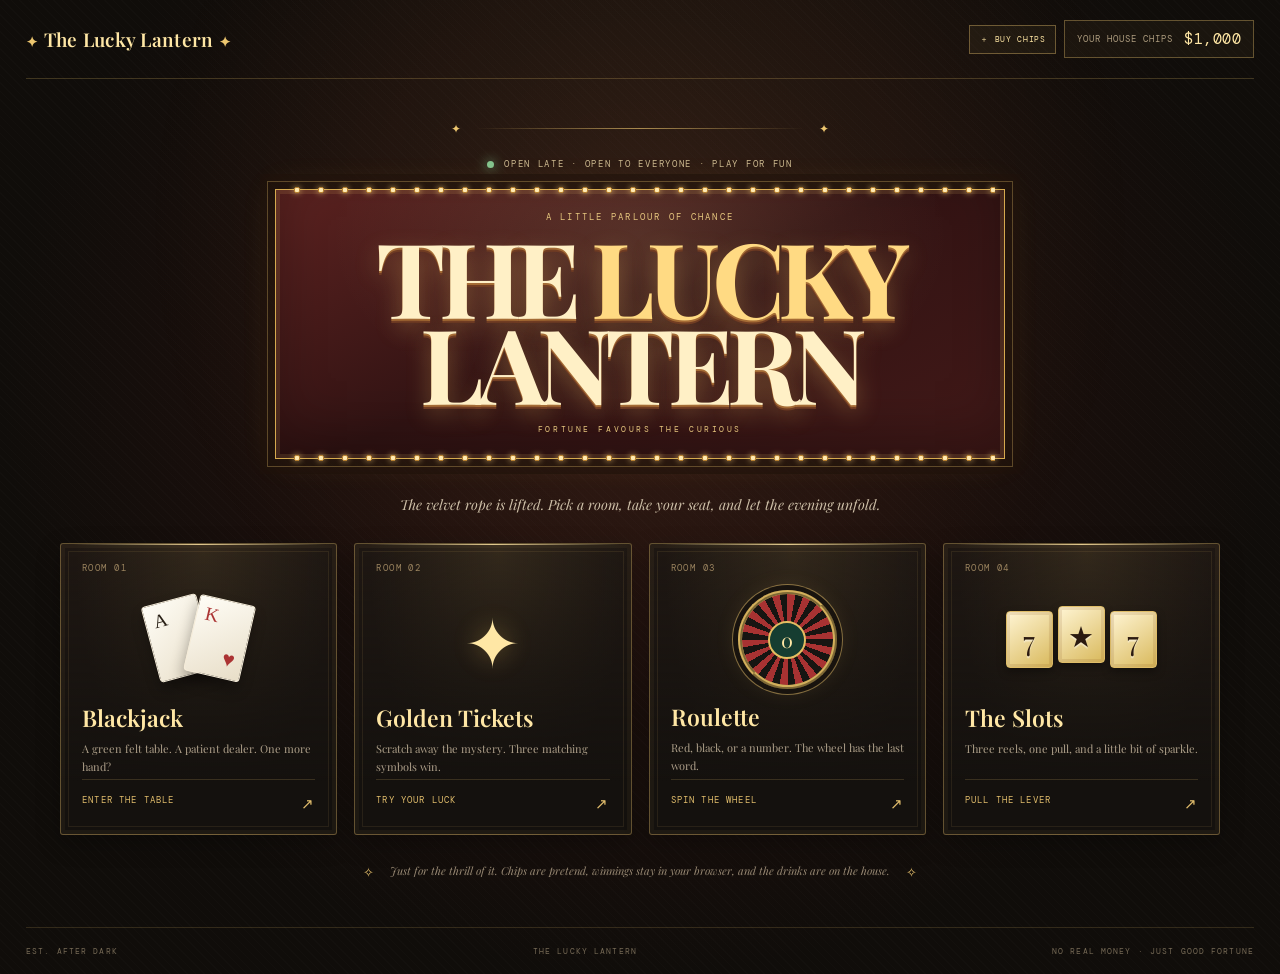
<file: index.html>
<!doctype html>
<html lang="en">
<head>
  <meta charset="utf-8">
  <meta name="viewport" content="width=device-width, initial-scale=1">
  <meta name="theme-color" content="#100d0a">
  <meta name="description" content="Step through the doors of The Lucky Lantern, a free-to-play old-school casino.">
  <title>The Lucky Lantern — Step Inside</title>
  <link rel="stylesheet" href="casino.css">
</head>
<body class="lobby-page">
  <div class="lobby-lights" aria-hidden="true"></div>
  <header class="lobby-header">
    <a class="wordmark" href="index.html"><span class="wordmark-star">✦</span> The Lucky Lantern <span class="wordmark-star">✦</span></a>
    <div class="wallet-actions"><a class="buy-chips-link" href="buy-chips.html">＋ Buy chips</a><div class="balance-plaque"><span class="plaque-label">Your house chips</span><strong class="balance" id="balance">$1,000</strong></div></div>
  </header>

  <main class="entrance">
    <div class="entrance-ornament" aria-hidden="true"><span>✦</span><i></i><span>✦</span></div>
    <p class="entrance-kicker"><span class="live-dot"></span> Open late · open to everyone · play for fun</p>
    <div class="grand-sign">
      <span class="sign-small">A little parlour of chance</span>
      <h1>THE <em>LUCKY</em><br>LANTERN</h1>
      <span class="sign-slogan">Fortune favours the curious</span>
    </div>
    <p class="entrance-invitation">The velvet rope is lifted. Pick a room, take your seat, and let the evening unfold.</p>

    <nav class="game-doors" aria-label="Choose your game">
      <a class="door door-cards" href="blackjack.html">
        <span class="door-number">ROOM 01</span>
        <span class="door-icon" aria-hidden="true"><span class="door-card card-one">A<span>♠</span></span><span class="door-card card-two">K<span>♥</span></span></span>
        <span class="door-title">Blackjack</span>
        <span class="door-description">A green felt table. A patient dealer. One more hand?</span>
        <span class="door-enter">ENTER THE TABLE <b>↗</b></span>
      </a>
      <a class="door door-scratch" href="scratchoffs.html">
        <span class="door-number">ROOM 02</span>
        <span class="door-icon scratch-icon" aria-hidden="true">✦</span>
        <span class="door-title">Golden Tickets</span>
        <span class="door-description">Scratch away the mystery. Three matching symbols win.</span>
        <span class="door-enter">TRY YOUR LUCK <b>↗</b></span>
      </a>
      <a class="door door-roulette" href="roulette.html">
        <span class="door-number">ROOM 03</span>
        <span class="door-icon wheel-icon" aria-hidden="true"><span>0</span></span>
        <span class="door-title">Roulette</span>
        <span class="door-description">Red, black, or a number. The wheel has the last word.</span>
        <span class="door-enter">SPIN THE WHEEL <b>↗</b></span>
      </a>
      <a class="door door-slots" href="slots.html">
        <span class="door-number">ROOM 04</span>
        <span class="door-icon slot-icon" aria-hidden="true"><span>7</span><span>★</span><span>7</span></span>
        <span class="door-title">The Slots</span>
        <span class="door-description">Three reels, one pull, and a little bit of sparkle.</span>
        <span class="door-enter">PULL THE LEVER <b>↗</b></span>
      </a>
    </nav>

    <div class="house-rules"><span>✧</span><p>Just for the thrill of it. Chips are pretend, winnings stay in your browser, and the drinks are on the house.</p><span>✧</span></div>
  </main>
  <footer class="lobby-footer"><span>EST. AFTER DARK</span><span>THE LUCKY LANTERN</span><span>NO REAL MONEY · JUST GOOD FORTUNE</span></footer>
  <script src="casino.js"></script>
</body>
</html>
</file>
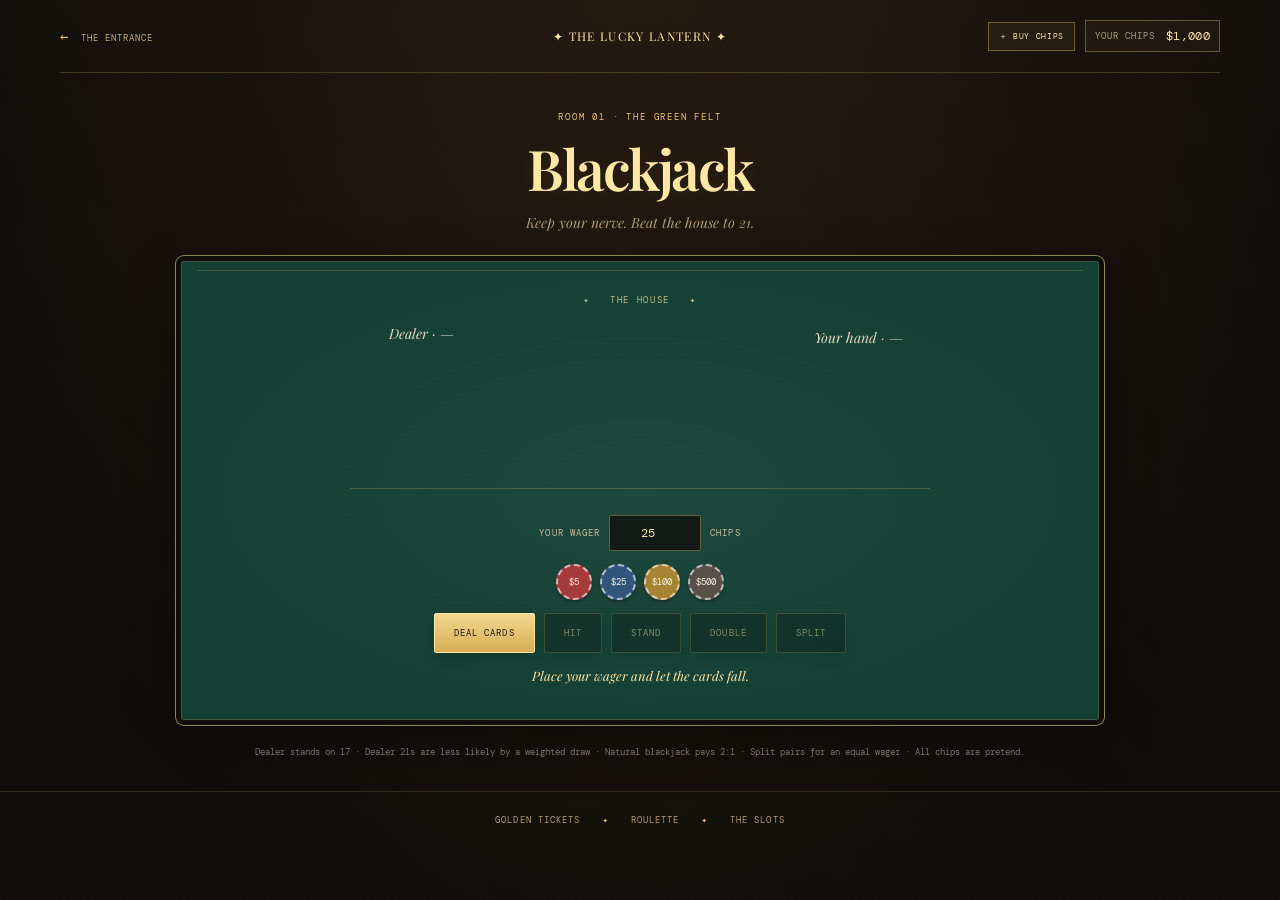
<file: blackjack.html>
<!doctype html>
<html lang="en">
<head>
  <meta charset="utf-8">
  <meta name="viewport" content="width=device-width, initial-scale=1">
  <meta name="theme-color" content="#100d0a">
  <meta name="description" content="Play a hand of free blackjack at The Lucky Lantern.">
  <title>Blackjack — The Lucky Lantern</title>
  <link rel="stylesheet" href="casino.css">
</head>
<body class="game-page blackjack-page">
  <header class="game-topbar">
    <a class="back-link" href="index.html"><span aria-hidden="true">←</span> THE ENTRANCE</a>
    <a class="game-wordmark" href="index.html">✦ THE LUCKY LANTERN ✦</a>
    <div class="wallet-actions"><a class="buy-chips-link" href="buy-chips.html">＋ Buy chips</a><div class="balance-plaque"><span class="plaque-label">Your chips</span><strong class="balance" id="balance">$1,000</strong></div></div>
  </header>
  <main class="game-main">
    <div class="room-heading">
      <p class="section-kicker">ROOM 01 · THE GREEN FELT</p>
      <h1>Blackjack</h1>
      <p>Keep your nerve. Beat the house to 21.</p>
    </div>
    <section class="table">
      <p class="seat-label">✦ &nbsp; THE HOUSE &nbsp; ✦</p>
      <div class="hands">
        <div class="hand">
          <p class="hand-title">Dealer <span id="dealer-total"></span></p>
          <div class="cards" id="dealer-cards" aria-label="Dealer's cards"></div>
          <p class="hand-total" id="dealer-status" aria-live="polite"></p>
        </div>
        <div class="player-hands" id="player-hands" aria-live="polite">
          <div class="hand">
            <p class="hand-title">Your hand <span>· —</span></p>
            <div class="cards" aria-label="Your cards"></div>
            <p class="hand-total"></p>
          </div>
        </div>
      </div>
      <div class="table-divider"></div>
      <div class="table-controls">
        <div class="wager-row">
          <label class="control-label" for="blackjack-wager">Your wager</label>
          <input class="wager-input" id="blackjack-wager" type="number" min="1" step="1" value="25" inputmode="numeric">
          <span class="control-label">chips</span>
        </div>
        <div class="chip-row" aria-label="Add chips to your wager">
          <button class="chip" type="button" data-add="5" aria-label="Add 5 chips">$5</button>
          <button class="chip" type="button" data-add="25" aria-label="Add 25 chips">$25</button>
          <button class="chip" type="button" data-add="100" aria-label="Add 100 chips">$100</button>
          <button class="chip" type="button" data-add="500" aria-label="Add 500 chips">$500</button>
        </div>
        <div class="button-row">
          <button class="btn" id="deal-button" type="button">Deal cards</button>
          <button class="btn btn-secondary" id="hit-button" type="button" disabled>Hit</button>
          <button class="btn btn-secondary" id="stand-button" type="button" disabled>Stand</button>
          <button class="btn btn-secondary" id="double-button" type="button" disabled>Double</button>
          <button class="btn btn-secondary" id="split-button" type="button" disabled>Split</button>
        </div>
        <p class="game-message" id="blackjack-message" aria-live="polite">Place your wager and let the cards fall.</p>
      </div>
    </section>
    <p class="fine-print">Dealer stands on 17 · Dealer 21s are less likely by a weighted draw · Natural blackjack pays 2:1 · Split pairs for an equal wager · All chips are pretend.</p>
  </main>
  <footer class="game-footer"><a href="scratchoffs.html">Golden Tickets</a><span>✦</span><a href="roulette.html">Roulette</a><span>✦</span><a href="slots.html">The Slots</a></footer>
  <div class="toast" id="toast" role="status" aria-live="polite"></div>
  <script src="casino.js"></script>
  <script src="blackjack.js"></script>
</body>
</html>
</file>
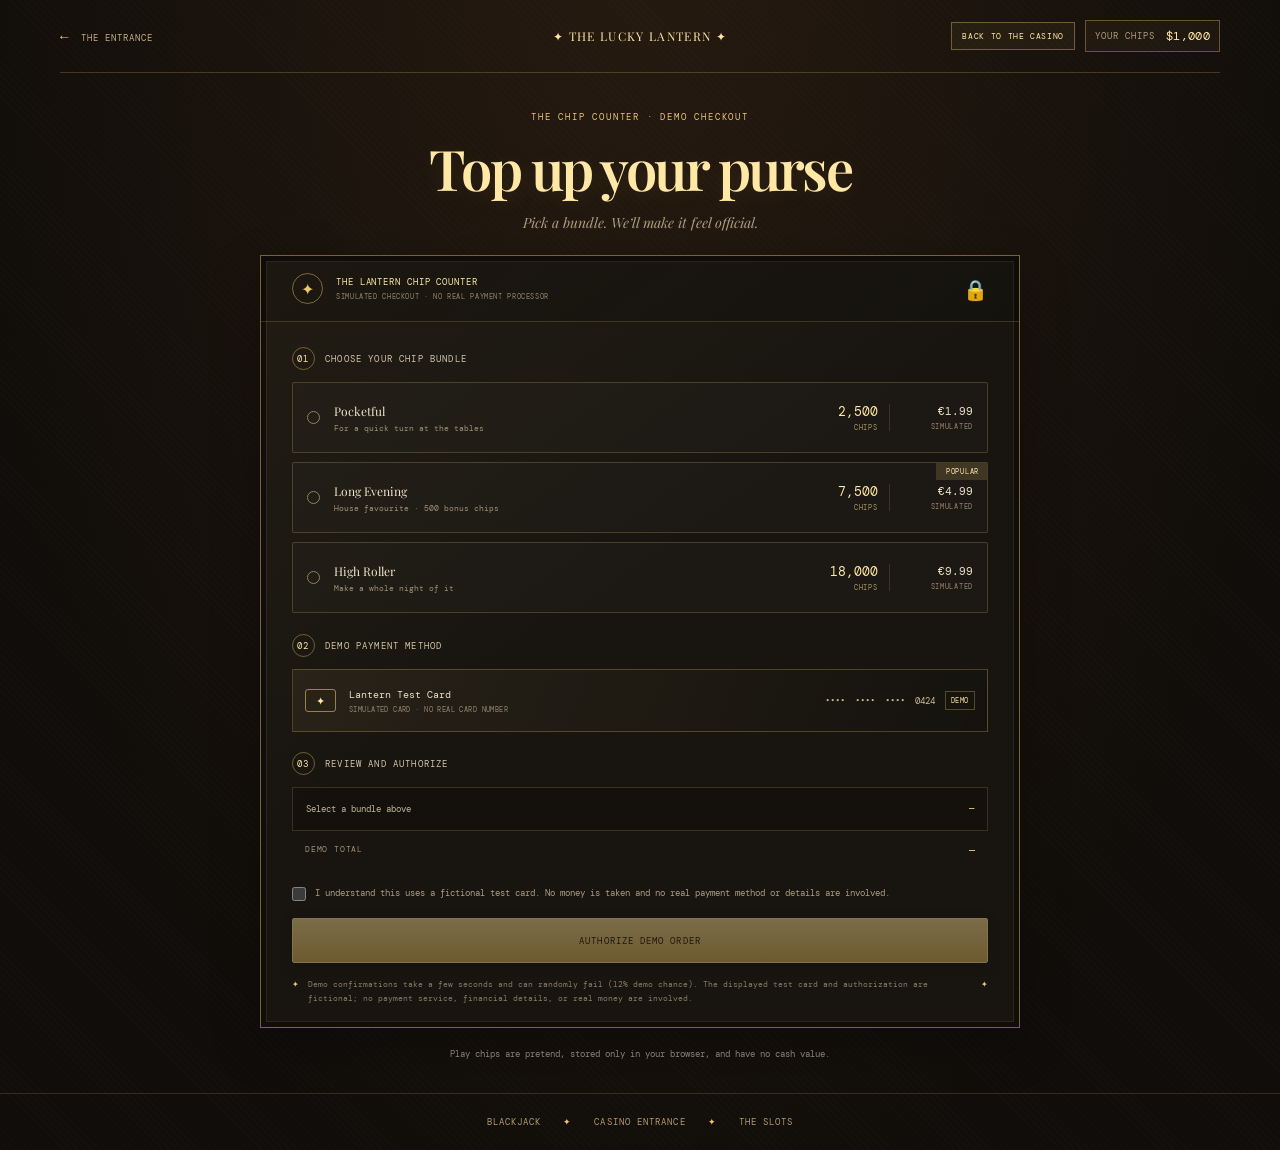
<file: buy-chips.html>
<!doctype html>
<html lang="en">
<head>
  <meta charset="utf-8">
  <meta name="viewport" content="width=device-width, initial-scale=1">
  <meta name="theme-color" content="#100d0a">
  <meta name="description" content="Top up your Lucky Lantern play chips with a simulated purchase. No real payment.">
  <title>Chip Counter — The Lucky Lantern</title>
  <link rel="stylesheet" href="casino.css">
</head>
<body class="game-page checkout-page">
  <header class="game-topbar">
    <a class="back-link" href="index.html"><span aria-hidden="true">←</span> THE ENTRANCE</a>
    <a class="game-wordmark" href="index.html">✦ THE LUCKY LANTERN ✦</a>
    <div class="wallet-actions">
      <a class="buy-chips-link" href="index.html">Back to the casino</a>
      <div class="balance-plaque"><span class="plaque-label">Your chips</span><strong class="balance" id="balance">$1,000</strong></div>
    </div>
  </header>
  <main class="game-main checkout-main">
    <div class="room-heading">
      <p class="section-kicker">THE CHIP COUNTER · DEMO CHECKOUT</p>
      <h1>Top up your purse</h1>
      <p>Pick a bundle. We’ll make it feel official.</p>
    </div>
    <section class="checkout-card" id="checkout-card">
      <div class="checkout-security">
        <span class="security-seal" aria-hidden="true">✦</span>
        <span><strong>THE LANTERN CHIP COUNTER</strong><small>SIMULATED CHECKOUT · NO REAL PAYMENT PROCESSOR</small></span>
        <span class="lock-mark" aria-hidden="true">🔒</span>
      </div>

      <div class="checkout-content" id="checkout-content">
        <div class="checkout-step"><span>01</span> CHOOSE YOUR CHIP BUNDLE</div>
        <div class="bundle-list" role="group" aria-label="Choose a simulated chip bundle">
          <button class="bundle" type="button" data-bundle="pocket" aria-pressed="false">
            <span class="bundle-radio" aria-hidden="true"></span>
            <span class="bundle-copy"><strong>Pocketful</strong><small>For a quick turn at the tables</small></span>
            <span class="bundle-amount">2,500 <small>CHIPS</small></span>
            <span class="bundle-price">€1.99 <small>SIMULATED</small></span>
          </button>
          <button class="bundle featured" type="button" data-bundle="evening" aria-pressed="false">
            <span class="bundle-radio" aria-hidden="true"></span>
            <span class="bundle-copy"><strong>Long Evening</strong><small>House favourite · 500 bonus chips</small></span>
            <span class="bundle-amount">7,500 <small>CHIPS</small></span>
            <span class="bundle-price">€4.99 <small>SIMULATED</small></span>
            <span class="bundle-ribbon">POPULAR</span>
          </button>
          <button class="bundle" type="button" data-bundle="highroller" aria-pressed="false">
            <span class="bundle-radio" aria-hidden="true"></span>
            <span class="bundle-copy"><strong>High Roller</strong><small>Make a whole night of it</small></span>
            <span class="bundle-amount">18,000 <small>CHIPS</small></span>
            <span class="bundle-price">€9.99 <small>SIMULATED</small></span>
          </button>
        </div>

        <div class="checkout-step"><span>02</span> DEMO PAYMENT METHOD</div>
        <div class="demo-payment-method">
          <span class="demo-card-icon" aria-hidden="true">✦</span>
          <span class="demo-card-copy"><strong>Lantern Test Card</strong><small>SIMULATED CARD · NO REAL CARD NUMBER</small></span>
          <span class="demo-card-number">•••• &nbsp;•••• &nbsp;•••• &nbsp;0424</span>
          <span class="demo-card-tag">DEMO</span>
        </div>

        <div class="checkout-step"><span>03</span> REVIEW AND AUTHORIZE</div>
        <div class="order-summary" id="order-summary">
          <span>Select a bundle above</span><strong>—</strong>
        </div>
        <div class="checkout-total" id="checkout-total"><span>DEMO TOTAL</span><strong>—</strong></div>
        <label class="demo-consent"><input id="demo-consent" type="checkbox"> <span>I understand this uses a fictional test card. No money is taken and no real payment method or details are involved.</span></label>
        <button class="btn place-order" id="place-order" type="button" disabled>Authorize demo order</button>
        <p class="checkout-disclosure"><span>✦</span> Demo confirmations take a few seconds and can randomly fail (12% demo chance). The displayed test card and authorization are fictional; no payment service, financial details, or real money are involved. <span>✦</span></p>
      </div>

      <section class="purchase-result" id="purchase-result" aria-live="polite" hidden>
        <div class="success-seal" aria-hidden="true">✓</div>
        <p class="section-kicker">ORDER APPROVED · DEMO ONLY</p>
        <h2>Chips, delivered.</h2>
        <p id="purchase-confirmation"></p>
        <div class="receipt">
          <span>DEMO ORDER <strong id="order-number"></strong></span>
          <span>BUNDLE <strong id="receipt-bundle"></strong></span>
          <span>SIMULATED TOTAL <strong id="receipt-total"></strong></span>
          <span>AUTHORIZATION <strong id="authorization-code"></strong></span>
          <span>CONFIRMED <strong id="confirmation-time"></strong></span>
          <span>PAYMENT <strong>TEST CARD · NO CHARGE</strong></span>
          <span>NEW CHIP BALANCE <strong id="receipt-balance"></strong></span>
        </div>
        <a class="btn return-to-casino" href="index.html">Return to the casino</a>
      </section>

      <section class="purchase-failure" id="purchase-failure" aria-live="polite" hidden>
        <div class="failure-seal" aria-hidden="true">!</div>
        <p class="section-kicker">DEMO ORDER NOT COMPLETED</p>
        <h2>A little hiccup.</h2>
        <p id="failure-message"></p>
        <div class="receipt">
          <span>ATTEMPT <strong id="attempt-number"></strong></span>
          <span>BUNDLE <strong id="failed-bundle"></strong></span>
          <span>DEMO TOTAL <strong id="failed-total"></strong></span>
          <span>TIME <strong id="attempt-time"></strong></span>
          <span>AUTHORIZATION <strong>DECLINED · SIMULATED</strong></span>
          <span>PAYMENT <strong>TEST CARD · NO CHARGE</strong></span>
          <span>CHIP BALANCE <strong id="failure-balance"></strong></span>
        </div>
        <button class="btn retry-purchase" id="retry-purchase" type="button">Try the demo again</button>
        <button class="btn btn-secondary return-to-order" id="return-to-order" type="button">Choose a different bundle</button>
      </section>

      <div class="checkout-processing" id="checkout-processing" aria-live="polite" hidden>
        <span class="processing-spinner" aria-hidden="true"></span>
        <p class="section-kicker">DEMO CLEARING HOUSE</p>
        <h2 id="processing-title">Reviewing your order…</h2>
        <p id="processing-description">Please keep this window open while the demo transaction runs.</p>
        <ol class="processing-steps" aria-label="Simulated transaction progress">
          <li id="processing-step-order" class="current"><span>01</span><span>Order details checked</span><b>…</b></li>
          <li id="processing-step-auth"><span>02</span><span>Demo authorization requested</span><b>Waiting</b></li>
          <li id="processing-step-ledger"><span>03</span><span>House ledger updated</span><b>Waiting</b></li>
        </ol>
      </div>
    </section>
    <p class="fine-print">Play chips are pretend, stored only in your browser, and have no cash value.</p>
  </main>
  <footer class="game-footer"><a href="blackjack.html">Blackjack</a><span>✦</span><a href="index.html">Casino entrance</a><span>✦</span><a href="slots.html">The Slots</a></footer>
  <div class="toast" id="toast" role="status" aria-live="polite"></div>
  <script src="casino.js"></script>
  <script src="buy-chips.js"></script>
</body>
</html>
</file>
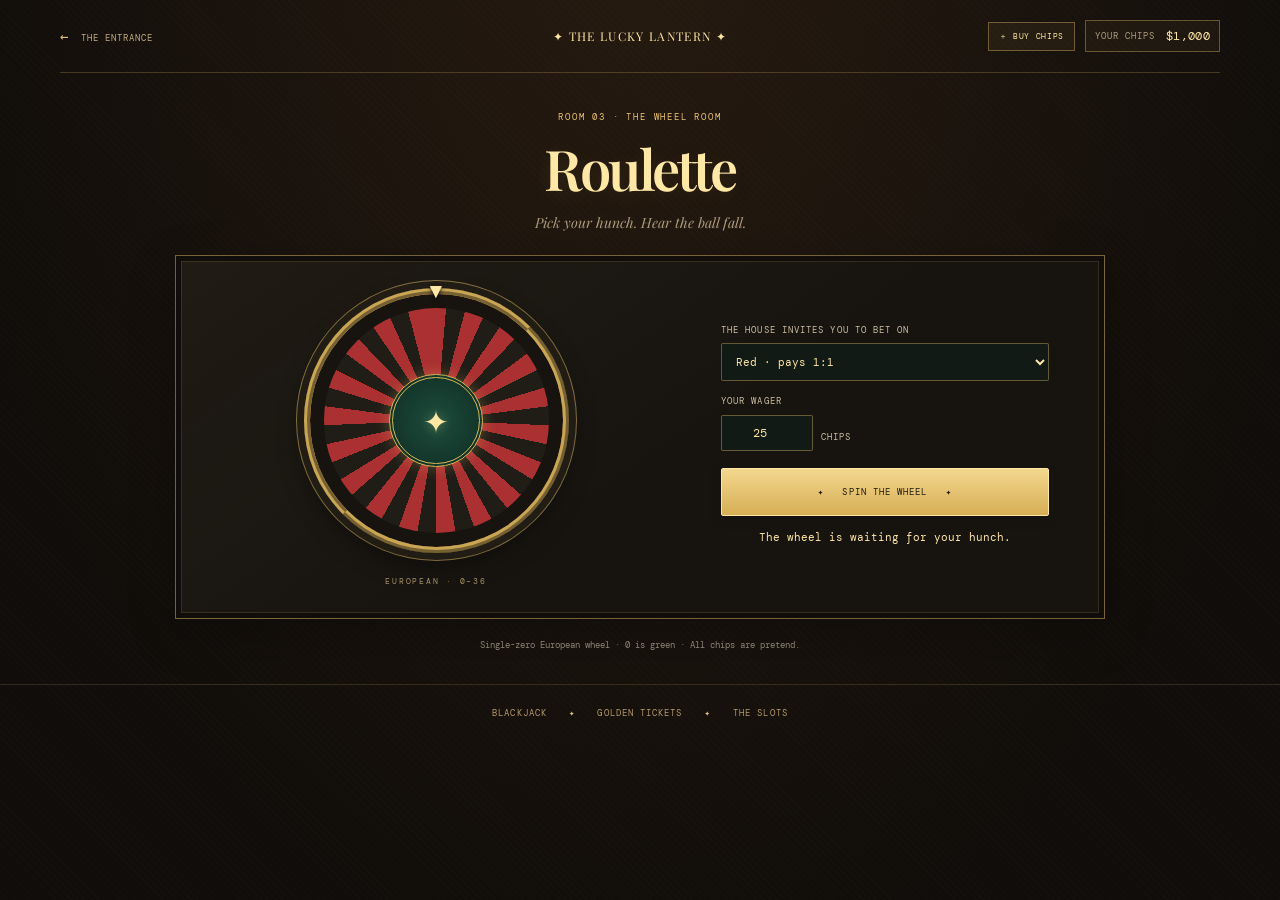
<file: roulette.html>
<!doctype html>
<html lang="en">
<head>
  <meta charset="utf-8">
  <meta name="viewport" content="width=device-width, initial-scale=1">
  <meta name="theme-color" content="#100d0a">
  <meta name="description" content="Take a spin on the free-play roulette wheel at The Lucky Lantern.">
  <title>Roulette — The Lucky Lantern</title>
  <link rel="stylesheet" href="casino.css">
</head>
<body class="game-page roulette-page">
  <header class="game-topbar">
    <a class="back-link" href="index.html"><span aria-hidden="true">←</span> THE ENTRANCE</a>
    <a class="game-wordmark" href="index.html">✦ THE LUCKY LANTERN ✦</a>
    <div class="wallet-actions"><a class="buy-chips-link" href="buy-chips.html">＋ Buy chips</a><div class="balance-plaque"><span class="plaque-label">Your chips</span><strong class="balance" id="balance">$1,000</strong></div></div>
  </header>
  <main class="game-main">
    <div class="room-heading">
      <p class="section-kicker">ROOM 03 · THE WHEEL ROOM</p>
      <h1>Roulette</h1>
      <p>Pick your hunch. Hear the ball fall.</p>
    </div>
    <section class="roulette-room">
      <div class="roulette-wheel-wrap">
        <div class="wheel-pointer" aria-hidden="true">▼</div>
        <div class="wheel" id="roulette-wheel" aria-label="Roulette wheel">
          <div class="wheel-ring"><span id="wheel-number">✦</span></div>
        </div>
        <div class="wheel-caption">EUROPEAN · 0–36</div>
      </div>
      <div class="roulette-controls">
        <label class="select-label" for="roulette-bet">The house invites you to bet on</label>
        <select id="roulette-bet">
          <option value="red">Red · pays 1:1</option>
          <option value="black">Black · pays 1:1</option>
          <option value="even">Even · pays 1:1</option>
          <option value="odd">Odd · pays 1:1</option>
          <option value="number">A single number · pays 35:1</option>
        </select>
        <label class="select-label number-label" for="roulette-number" id="number-label" hidden>Your lucky number</label>
        <input class="wager-input number-input" id="roulette-number" type="number" min="0" max="36" value="17" aria-label="Your roulette number" hidden>
        <div class="roulette-wager">
          <label class="select-label" for="roulette-wager">Your wager</label>
          <input class="wager-input" id="roulette-wager" type="number" min="1" step="1" value="25" inputmode="numeric" aria-label="Roulette wager">
          <span class="control-label">chips</span>
        </div>
        <button class="btn spin-button" id="spin-button" type="button">✦ &nbsp; Spin the wheel &nbsp; ✦</button>
        <p class="roulette-message" id="roulette-message" aria-live="polite">The wheel is waiting for your hunch.</p>
      </div>
    </section>
    <p class="fine-print">Single-zero European wheel · 0 is green · All chips are pretend.</p>
  </main>
  <footer class="game-footer"><a href="blackjack.html">Blackjack</a><span>✦</span><a href="scratchoffs.html">Golden Tickets</a><span>✦</span><a href="slots.html">The Slots</a></footer>
  <div class="toast" id="toast" role="status" aria-live="polite"></div>
  <script src="casino.js"></script>
  <script src="roulette.js"></script>
</body>
</html>
</file>
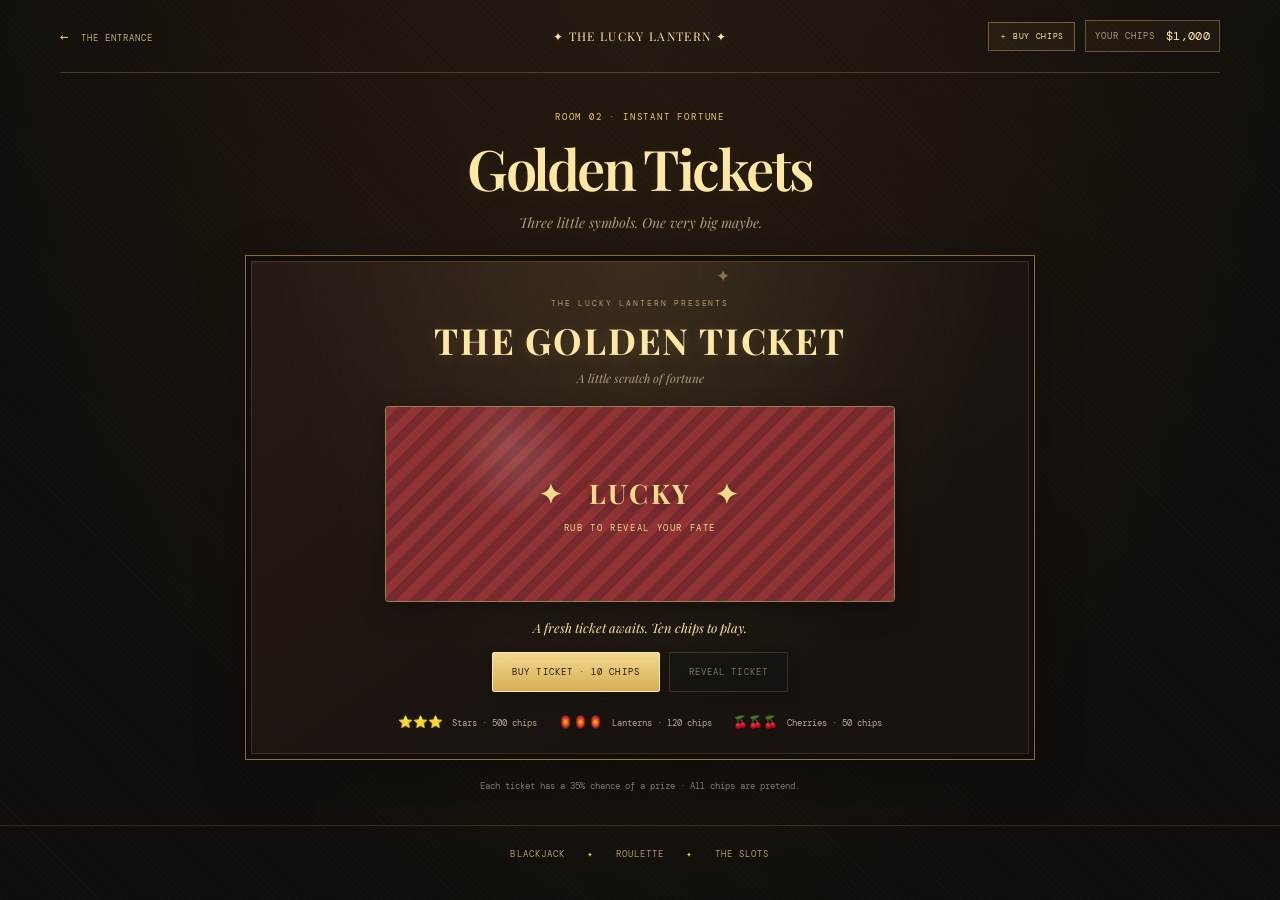
<file: scratchoffs.html>
<!doctype html>
<html lang="en">
<head>
  <meta charset="utf-8">
  <meta name="viewport" content="width=device-width, initial-scale=1">
  <meta name="theme-color" content="#100d0a">
  <meta name="description" content="Try a free-play Golden Ticket scratch-off at The Lucky Lantern.">
  <title>Golden Tickets — The Lucky Lantern</title>
  <link rel="stylesheet" href="casino.css">
</head>
<body class="game-page scratch-page">
  <header class="game-topbar">
    <a class="back-link" href="index.html"><span aria-hidden="true">←</span> THE ENTRANCE</a>
    <a class="game-wordmark" href="index.html">✦ THE LUCKY LANTERN ✦</a>
    <div class="wallet-actions"><a class="buy-chips-link" href="buy-chips.html">＋ Buy chips</a><div class="balance-plaque"><span class="plaque-label">Your chips</span><strong class="balance" id="balance">$1,000</strong></div></div>
  </header>
  <main class="game-main scratch-main">
    <div class="room-heading">
      <p class="section-kicker">ROOM 02 · INSTANT FORTUNE</p>
      <h1>Golden Tickets</h1>
      <p>Three little symbols. One very big maybe.</p>
    </div>
    <section class="scratch-booth">
      <div class="ticket-spotlight" aria-hidden="true"><span>✦</span><span>✦</span></div>
      <p class="ticket-caption">THE LUCKY LANTERN PRESENTS</p>
      <h2>THE GOLDEN TICKET</h2>
      <p class="ticket-subcaption">A little scratch of fortune</p>
      <div class="scratch-ticket" id="scratch-ticket">
        <div class="ticket-result" id="ticket-result"></div>
        <div class="ticket-placeholder" id="ticket-placeholder"><strong>✦ &nbsp; LUCKY &nbsp; ✦</strong><span>RUB TO REVEAL YOUR FATE</span></div>
        <canvas id="scratch-canvas" aria-label="Scratch this ticket to reveal your symbols"></canvas>
      </div>
      <p class="game-message" id="scratch-message" aria-live="polite">A fresh ticket awaits. Ten chips to play.</p>
      <div class="button-row">
        <button class="btn" id="buy-ticket" type="button">Buy ticket · 10 chips</button>
        <button class="btn btn-secondary" id="reveal-ticket" type="button" disabled>Reveal ticket</button>
      </div>
      <div class="prize-list">
        <span><b>⭐⭐⭐</b> Stars · 500 chips</span>
        <span><b>🏮🏮🏮</b> Lanterns · 120 chips</span>
        <span><b>🍒🍒🍒</b> Cherries · 50 chips</span>
      </div>
    </section>
    <p class="fine-print">Each ticket has a 35% chance of a prize · All chips are pretend.</p>
  </main>
  <footer class="game-footer"><a href="blackjack.html">Blackjack</a><span>✦</span><a href="roulette.html">Roulette</a><span>✦</span><a href="slots.html">The Slots</a></footer>
  <div class="toast" id="toast" role="status" aria-live="polite"></div>
  <script src="casino.js"></script>
  <script src="scratchoffs.js"></script>
</body>
</html>
</file>
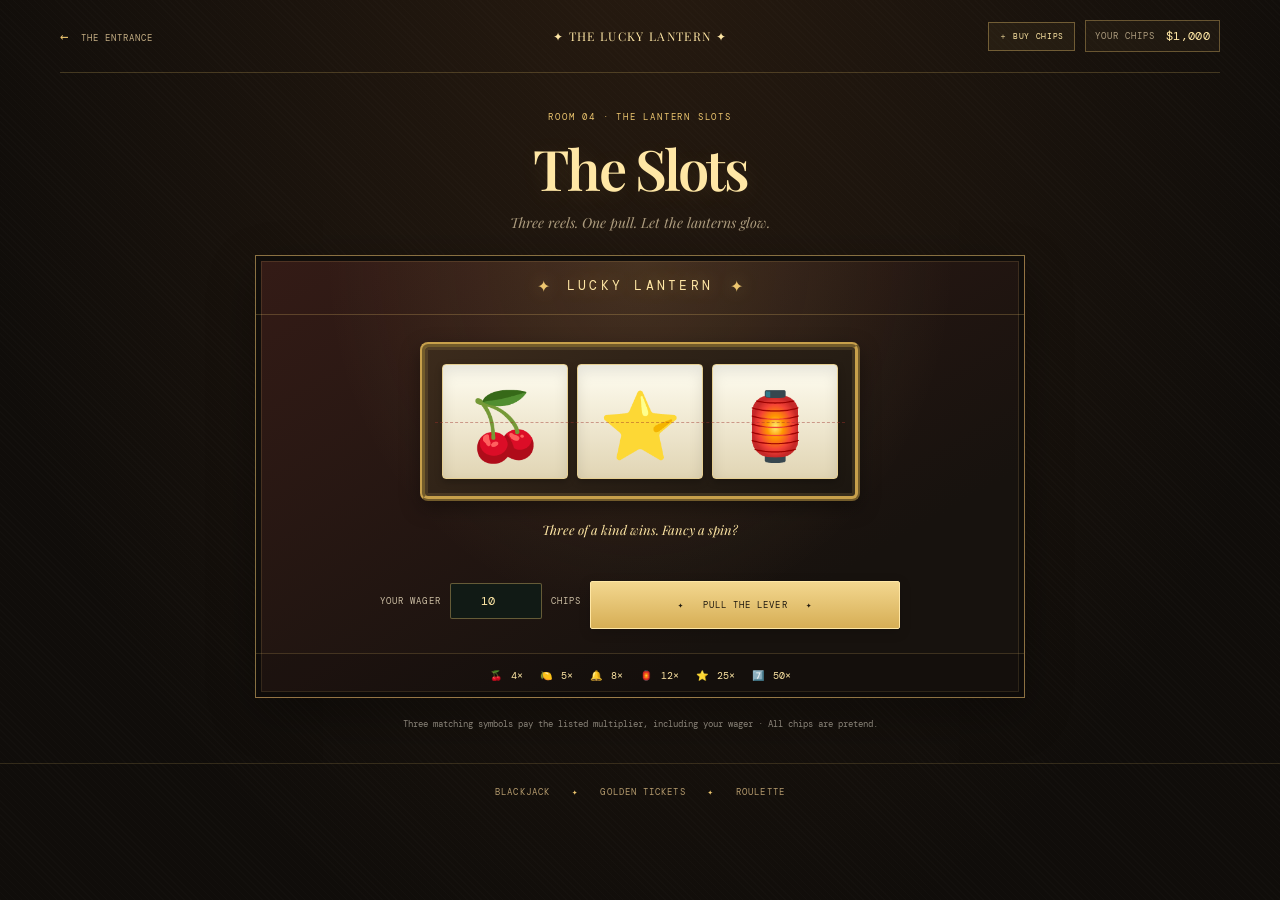
<file: slots.html>
<!doctype html>
<html lang="en">
<head>
  <meta charset="utf-8">
  <meta name="viewport" content="width=device-width, initial-scale=1">
  <meta name="theme-color" content="#100d0a">
  <meta name="description" content="Spin the free-play slot machine at The Lucky Lantern.">
  <title>The Slots — The Lucky Lantern</title>
  <link rel="stylesheet" href="casino.css">
</head>
<body class="game-page slots-page">
  <header class="game-topbar">
    <a class="back-link" href="index.html"><span aria-hidden="true">←</span> THE ENTRANCE</a>
    <a class="game-wordmark" href="index.html">✦ THE LUCKY LANTERN ✦</a>
    <div class="wallet-actions"><a class="buy-chips-link" href="buy-chips.html">＋ Buy chips</a><div class="balance-plaque"><span class="plaque-label">Your chips</span><strong class="balance" id="balance">$1,000</strong></div></div>
  </header>
  <main class="game-main slots-main">
    <div class="room-heading">
      <p class="section-kicker">ROOM 04 · THE LANTERN SLOTS</p>
      <h1>The Slots</h1>
      <p>Three reels. One pull. Let the lanterns glow.</p>
    </div>
    <section class="slot-machine">
      <div class="slot-marquee"><span>✦</span><strong>LUCKY LANTERN</strong><span>✦</span></div>
      <div class="slot-frame">
        <div class="payline" aria-hidden="true"></div>
        <div class="reels" aria-label="Slot machine result">
          <div class="reel" id="reel-one">🍒</div>
          <div class="reel" id="reel-two">⭐</div>
          <div class="reel" id="reel-three">🏮</div>
        </div>
      </div>
      <p class="game-message slot-message" id="slots-message" aria-live="polite">Three of a kind wins. Fancy a spin?</p>
      <div class="slot-controls">
        <label class="control-label" for="slots-wager">Your wager</label>
        <input class="wager-input" id="slots-wager" type="number" min="1" step="1" value="10" inputmode="numeric">
        <span class="control-label">chips</span>
        <button class="btn spin-button" id="slots-spin" type="button">✦ &nbsp; Pull the lever &nbsp; ✦</button>
      </div>
      <div class="slot-paytable">
        <span>🍒 <b>4×</b></span><span>🍋 <b>5×</b></span><span>🔔 <b>8×</b></span>
        <span>🏮 <b>12×</b></span><span>⭐ <b>25×</b></span><span>7️⃣ <b>50×</b></span>
      </div>
    </section>
    <p class="fine-print">Three matching symbols pay the listed multiplier, including your wager · All chips are pretend.</p>
  </main>
  <footer class="game-footer"><a href="blackjack.html">Blackjack</a><span>✦</span><a href="scratchoffs.html">Golden Tickets</a><span>✦</span><a href="roulette.html">Roulette</a></footer>
  <div class="toast" id="toast" role="status" aria-live="polite"></div>
  <script src="casino.js"></script>
  <script src="slots.js"></script>
</body>
</html>
</file>
<file: casino.css>
@import url("https://fonts.googleapis.com/css2?family=DM+Mono:wght@400;500&family=Playfair+Display:ital,wght@0,500;0,600;0,700;0,800;1,500;1,600&display=swap");

:root {
  color-scheme: dark;
  --ink: #f7eedb;
  --muted: #ad9c7e;
  --gold: #edc66f;
  --gold-light: #ffe7a5;
  --red: #a83232;
  --felt: #154135;
  --mono: "DM Mono", monospace;
  --serif: "Playfair Display", Georgia, serif;
}

* { box-sizing: border-box; }
[hidden] { display: none !important; }
html { min-width: 320px; scroll-behavior: smooth; }
body {
  min-width: 320px;
  margin: 0;
  color: var(--ink);
  background:
    radial-gradient(ellipse at 50% -10%, rgba(136, 84, 41, .19), transparent 44rem),
    repeating-linear-gradient(45deg, rgba(255,255,255,.012) 0 1px, transparent 1px 5px),
    #100d0a;
  font-family: var(--serif);
}
button, input, select { font: inherit; }
button { color: inherit; }
button:focus-visible, input:focus-visible, select:focus-visible, a:focus-visible {
  outline: 2px solid var(--gold-light);
  outline-offset: 4px;
}
button:disabled { cursor: not-allowed; opacity: .45; }
a { color: inherit; }

/* The grand entrance */
.lobby-page {
  min-height: 100vh;
  overflow-x: hidden;
  background:
    radial-gradient(ellipse at 50% 40%, rgba(106,31,29,.27), transparent 40rem),
    repeating-linear-gradient(45deg, rgba(255,255,255,.013) 0 1px, transparent 1px 6px),
    #100d0a;
}
.lobby-lights {
  position: fixed;
  inset: 0;
  z-index: -1;
  background: radial-gradient(ellipse at 50% 25%, rgba(255,200,107,.075), transparent 55%);
  pointer-events: none;
}
.lobby-header {
  width: min(1240px, calc(100% - 52px));
  min-height: 79px;
  display: flex;
  align-items: center;
  justify-content: space-between;
  gap: 20px;
  margin: 0 auto;
  border-bottom: 1px solid rgba(237,198,111,.22);
}
.wordmark {
  color: var(--gold-light);
  font-size: 19px;
  font-weight: 600;
  letter-spacing: .015em;
  text-decoration: none;
}
.wordmark-star { color: var(--gold); font-size: 14px; }
.balance-plaque {
  display: flex;
  align-items: center;
  gap: 11px;
  padding: 8px 12px;
  border: 1px solid rgba(237,198,111,.35);
  background: rgba(237,198,111,.045);
}
.plaque-label { color: var(--muted); font: 9px var(--mono); letter-spacing: .11em; text-transform: uppercase; }
.balance { color: var(--gold-light); font: 15px var(--mono); letter-spacing: .03em; }
.entrance {
  width: min(1160px, calc(100% - 40px));
  margin: 0 auto;
  padding: 41px 0 46px;
  text-align: center;
}
.entrance-ornament { display: flex; align-items: center; justify-content: center; gap: 14px; color: var(--gold); font-size: 12px; }
.entrance-ornament i { width: min(330px, 45vw); height: 1px; background: linear-gradient(90deg, transparent, rgba(237,198,111,.65), transparent); }
.entrance-kicker {
  display: flex;
  align-items: center;
  justify-content: center;
  gap: 10px;
  margin: 22px 0 19px;
  color: #ccb98f;
  font: 9px var(--mono);
  letter-spacing: .19em;
  text-transform: uppercase;
}
.live-dot { width: 7px; height: 7px; border-radius: 50%; background: #83c58e; box-shadow: 0 0 12px #83c58e; }
.grand-sign {
  position: relative;
  width: fit-content;
  max-width: 100%;
  margin: 0 auto;
  padding: 21px clamp(28px, 8vw, 100px) 24px;
  border: 1px solid #d5a94e;
  outline: 1px solid rgba(237,198,111,.3);
  outline-offset: 7px;
  background:
    radial-gradient(ellipse at 50% 18%, rgba(255,224,158,.13), transparent 60%),
    linear-gradient(155deg, #5b2220, #321313 48%, #421918);
  box-shadow: 0 0 0 15px rgba(31,18,11,.6), 0 0 32px rgba(255,186,75,.13), inset 0 0 0 4px rgba(237,198,111,.12), inset 0 -25px 50px rgba(0,0,0,.28);
}
.grand-sign::before, .grand-sign::after {
  position: absolute;
  right: 9px;
  left: 9px;
  height: 8px;
  background: radial-gradient(circle, #ffeab2 0 2px, #b78131 2.5px 3px, transparent 3.5px) left center / 24px 8px repeat-x;
  content: "";
  filter: drop-shadow(0 0 3px rgba(255,214,125,.8));
}
.grand-sign::before { top: -4px; }
.grand-sign::after { bottom: -4px; }
.sign-small, .sign-slogan { display: block; color: #e7c77f; font: 9px var(--mono); letter-spacing: .25em; text-transform: uppercase; }
.sign-small { margin: 0 0 10px; }
.grand-sign h1 {
  margin: 0;
  color: #fff0c6;
  font-size: clamp(49px, 10vw, 104px);
  font-weight: 700;
  letter-spacing: -.065em;
  line-height: .83;
  text-shadow: 0 2px 0 #a46b35, 0 4px 0 #703c23, 0 8px 24px rgba(255,202,106,.31);
}
.grand-sign h1 em { color: #ffda83; font-style: normal; }
.sign-slogan { margin-top: 18px; font-size: 8px; letter-spacing: .32em; }
.entrance-invitation {
  max-width: 540px;
  margin: 34px auto 27px;
  color: #cdbfa7;
  font-size: 14px;
  font-style: italic;
  line-height: 1.7;
}
.game-doors {
  display: grid;
  grid-template-columns: repeat(4, minmax(0, 1fr));
  gap: 17px;
  text-align: left;
}
.door {
  position: relative;
  min-height: 291px;
  display: flex;
  overflow: hidden;
  flex-direction: column;
  align-items: flex-start;
  padding: 18px 21px 20px;
  border: 1px solid rgba(237,198,111,.36);
  border-radius: 3px;
  background:
    linear-gradient(180deg, rgba(16,13,10,.18), #14110e 82%),
    radial-gradient(ellipse at 52% 3%, rgba(237,198,111,.13), transparent 64%),
    #211914;
  box-shadow: inset 0 0 0 4px rgba(237,198,111,.045), 0 8px 23px rgba(0,0,0,.27);
  text-decoration: none;
  transition: transform .24s ease, border-color .24s, box-shadow .24s;
}
.door::before {
  position: absolute;
  inset: 7px;
  border: 1px solid rgba(237,198,111,.09);
  content: "";
  pointer-events: none;
}
.door::after {
  position: absolute;
  top: 0;
  right: 12px;
  left: 12px;
  height: 1px;
  background: linear-gradient(90deg, transparent, rgba(255,228,163,.85), transparent);
  content: "";
}
.door:hover { z-index: 1; transform: translateY(-6px); border-color: var(--gold); box-shadow: inset 0 0 0 4px rgba(237,198,111,.08), 0 15px 34px rgba(0,0,0,.43), 0 0 25px rgba(237,198,111,.1); }
.door-number { position: relative; z-index: 1; color: #9a835e; font: 9px var(--mono); letter-spacing: .16em; }
.door-icon {
  width: 100%;
  height: 123px;
  display: flex;
  align-items: center;
  justify-content: center;
  gap: 0;
  margin: 4px 0 1px;
  color: var(--gold-light);
  text-shadow: 0 0 26px rgba(255,204,103,.3);
}
.door-card {
  width: 57px;
  height: 78px;
  display: flex;
  flex-direction: column;
  justify-content: space-between;
  padding: 6px 8px;
  border: 1px solid #f6edda;
  border-radius: 4px;
  background: linear-gradient(145deg, #fffdf6, #e8dec8);
  box-shadow: 0 8px 14px rgba(0,0,0,.32);
  color: #292016;
  font: 19px Georgia, serif;
  text-shadow: none;
}
.door-card span { align-self: flex-end; font-size: 21px; }
.card-one { transform: rotate(-15deg) translateX(8px); }
.card-two { color: #ab3333; transform: rotate(13deg) translateX(-8px); }
.scratch-icon { font-size: 68px; }
.wheel-icon {
  width: 99px;
  height: 99px;
  align-self: center;
  margin: 16px 0 12px;
  border: 4px ridge #d2af5b;
  border-radius: 50%;
  background: repeating-conic-gradient(#a83232 0 10deg, #171512 10deg 20deg);
  box-shadow: 0 0 0 5px #18130e, 0 0 0 6px rgba(237,198,111,.47), 0 0 24px rgba(237,198,111,.13);
}
.wheel-icon span { width: 38px; height: 38px; display: grid; place-items: center; border: 2px solid #e3be62; border-radius: 50%; background: #153d32; font: 20px var(--serif); }
.slot-icon { gap: 5px; color: #2b1a10; font: 29px var(--serif); text-shadow: 0 2px 1px rgba(255,255,255,.48); }
.slot-icon span { width: 47px; height: 57px; display: grid; place-items: center; border: 1px solid #dfbd68; border-radius: 4px; background: linear-gradient(145deg,#fff5d4,#d9b95c); box-shadow: 0 4px 9px rgba(0,0,0,.35), inset 0 0 0 3px rgba(125,73,27,.13); }
.slot-icon span:nth-child(2) { transform: translateY(-5px); }
.door-title { position: relative; z-index: 1; color: var(--gold-light); font-size: 23px; font-weight: 600; }
.door-description { position: relative; z-index: 1; min-height: 39px; margin-top: 7px; color: #ad9f89; font-size: 11px; line-height: 1.6; }
.door-enter {
  position: relative;
  z-index: 1;
  width: 100%;
  display: flex;
  justify-content: space-between;
  margin-top: auto;
  padding-top: 14px;
  color: #e1bd6c;
  border-top: 1px solid rgba(237,198,111,.17);
  font: 9px var(--mono);
  letter-spacing: .13em;
}
.door-enter b { font-size: 15px; font-weight: 400; }
.house-rules { display: flex; align-items: center; justify-content: center; gap: 16px; margin-top: 27px; color: #b49b69; }
.house-rules span { color: var(--gold); font-size: 13px; }
.house-rules p { max-width: 680px; margin: 0; color: #968772; font-size: 11px; font-style: italic; line-height: 1.65; }
.lobby-footer {
  width: min(1240px, calc(100% - 52px));
  min-height: 47px;
  display: flex;
  justify-content: space-between;
  align-items: center;
  gap: 14px;
  margin: 0 auto;
  border-top: 1px solid rgba(237,198,111,.16);
  color: #766a56;
  font: 8px var(--mono);
  letter-spacing: .14em;
}

/* Individual game rooms */
.game-page { min-height: 100vh; }
.game-topbar {
  width: min(1160px, calc(100% - 40px));
  min-height: 73px;
  display: grid;
  grid-template-columns: 1fr auto 1fr;
  align-items: center;
  gap: 16px;
  margin: 0 auto;
  border-bottom: 1px solid rgba(237,198,111,.22);
}
.back-link, .game-wordmark { text-decoration: none; }
.back-link { justify-self: start; color: #c3ad83; font: 9px var(--mono); letter-spacing: .12em; }
.back-link span { padding-right: 5px; color: var(--gold); font-size: 14px; }
.game-wordmark { color: var(--gold-light); font-size: 12px; letter-spacing: .11em; }
.game-topbar .balance-plaque { justify-self: end; padding: 7px 9px; }
.game-topbar .balance { font-size: 12px; }
.game-main { width: min(930px, calc(100% - 40px)); margin: 0 auto; padding: 38px 0 31px; }
.room-heading { margin-bottom: 23px; text-align: center; }
.section-kicker { margin: 0 0 7px; color: var(--gold); font: 9px var(--mono); letter-spacing: .2em; }
.room-heading h1 { margin: 0; color: var(--gold-light); font-size: clamp(37px, 6vw, 56px); font-weight: 600; letter-spacing: -.045em; text-shadow: 0 4px 24px rgba(237,198,111,.11); }
.room-heading > p:last-child { margin: 8px 0 0; color: var(--muted); font-size: 14px; font-style: italic; }
.table {
  position: relative;
  overflow: hidden;
  padding: clamp(21px, 5vw, 38px);
  border: 1px solid rgba(237,198,111,.55);
  border-radius: 9px;
  background:
    radial-gradient(ellipse at center, rgba(255,255,255,.045), transparent 68%),
    repeating-linear-gradient(0deg, rgba(0,0,0,.05) 0 1px, transparent 1px 4px),
    #154135;
  box-shadow: inset 0 0 0 5px #100d0a, inset 0 0 0 6px rgba(237,198,111,.19), 0 18px 52px rgba(0,0,0,.31);
}
.table::before { position: absolute; top: 14px; right: 21px; left: 21px; height: 1px; background: rgba(237,198,111,.2); content: ""; }
.seat-label { margin: 0; color: rgba(255,231,165,.73); font: 9px var(--mono); letter-spacing: .18em; text-align: center; }
.hands { display: grid; grid-template-columns: 1fr 1fr; gap: 30px; min-height: 152px; padding: 18px 4px 17px; }
.hand { text-align: center; }
.hand-title { margin: 0 0 12px; color: #e6dac3; font-size: 14px; font-style: italic; }
.cards { display: flex; justify-content: center; flex-wrap: wrap; gap: 8px; min-height: 83px; }
.card { width: 55px; height: 78px; display: flex; flex-direction: column; justify-content: space-between; padding: 7px; color: #25211b; border: 1px solid #d9d0bb; border-radius: 5px; background: linear-gradient(145deg, #fffdf7, #e9e1d0); box-shadow: 0 4px 9px rgba(0,0,0,.22); text-align: left; }
.card.red-suit { color: #a62f34; }
.card-rank { font: 17px Georgia, serif; line-height: 1; }
.card-suit { align-self: center; margin-top: -12px; font-size: 25px; }
.card-back { align-items: center; justify-content: center; color: var(--gold); border-color: #c7a456; background: repeating-linear-gradient(45deg, #5a2427 0 3px, #472023 3px 6px); font-size: 25px; }
.hand-total { min-height: 18px; margin: 7px 0 0; color: var(--gold-light); font: 11px var(--mono); }
.table-divider { width: 68%; height: 1px; margin: 0 auto; background: rgba(237,198,111,.25); }
.table-controls { padding: 18px 0 0; text-align: center; }
.wager-row { display: flex; align-items: center; justify-content: center; flex-wrap: wrap; gap: 9px; margin: 8px 0; }
.control-label, .select-label { color: #cbbda3; font: 9px var(--mono); letter-spacing: .12em; text-transform: uppercase; }
.wager-input { width: 92px; padding: 9px; color: var(--gold-light); border: 1px solid rgba(237,198,111,.38); border-radius: 2px; background: #111a15; font: 12px var(--mono); text-align: center; }
.chip-row { display: flex; justify-content: center; flex-wrap: wrap; gap: 8px; margin: 13px 0; }
.chip { width: 36px; height: 36px; color: var(--ink); border: 2px dashed rgba(255,255,255,.62); border-radius: 50%; background: #a53b3b; box-shadow: 0 2px 3px rgba(0,0,0,.25); cursor: pointer; font: 9px var(--mono); transition: transform .15s; }
.chip:nth-child(2) { background: #30567c; }
.chip:nth-child(3) { background: #a78334; }
.chip:nth-child(4) { background: #57514a; }
.chip:hover { transform: translateY(-3px); }
.button-row { display: flex; justify-content: center; flex-wrap: wrap; gap: 9px; }
.btn { min-height: 40px; padding: 10px 19px; color: #201a10; border: 1px solid var(--gold-light); border-radius: 2px; background: linear-gradient(180deg, #f3d78f, #d6ae55); box-shadow: 0 3px 12px rgba(0,0,0,.17); cursor: pointer; font: 9px var(--mono); letter-spacing: .12em; text-transform: uppercase; transition: filter .18s, transform .18s; }
.btn:hover:not(:disabled) { filter: brightness(1.12); transform: translateY(-1px); }
.btn-secondary { color: var(--gold-light); border-color: rgba(237,198,111,.4); background: rgba(13,24,20,.74); }
.game-message { min-height: 20px; margin: 14px 0 0; color: var(--gold-light); font-size: 13px; font-style: italic; }
.fine-print { margin: 18px auto 0; color: rgba(237,229,213,.54); font: 9px var(--mono); line-height: 1.8; text-align: center; }
.game-footer { min-height: 57px; display: flex; align-items: center; justify-content: center; gap: 22px; border-top: 1px solid rgba(237,198,111,.16); color: #9a835e; font: 9px var(--mono); letter-spacing: .12em; text-transform: uppercase; }
.game-footer a { color: #b49a6d; text-decoration: none; }
.game-footer a:hover { color: var(--gold-light); }
.game-footer span { color: var(--gold); }
.toast { position: fixed; right: 18px; bottom: 18px; z-index: 5; max-width: min(340px, calc(100vw - 36px)); padding: 12px 16px; border: 1px solid rgba(237,198,111,.45); border-radius: 3px; background: #1c1b14; color: var(--gold-light); box-shadow: 0 8px 28px rgba(0,0,0,.4); font: 11px var(--mono); opacity: 0; pointer-events: none; transform: translateY(8px); transition: opacity .2s, transform .2s; }
.toast.show { opacity: 1; transform: translateY(0); }

/* Golden ticket room */
.scratch-main { width: min(790px, calc(100% - 40px)); }
.scratch-booth {
  position: relative;
  overflow: hidden;
  padding: 34px clamp(19px, 6vw, 58px) 29px;
  border: 1px solid rgba(237,198,111,.5);
  background:
    radial-gradient(ellipse at 50% 0, rgba(237,198,111,.13), transparent 65%),
    linear-gradient(145deg, #271a14, #17120e 70%);
  box-shadow: inset 0 0 0 5px #100d0a, inset 0 0 0 6px rgba(237,198,111,.15), 0 15px 45px rgba(0,0,0,.25);
  text-align: center;
}
.ticket-spotlight { position: absolute; top: -30px; left: 50%; width: 180px; height: 110px; display: flex; justify-content: space-between; color: rgba(255,222,151,.42); font-size: 17px; transform: translateX(-50%); }
.ticket-spotlight span:last-child { margin-top: 38px; }
.ticket-caption { position: relative; color: #b49a6b; font: 8px var(--mono); letter-spacing: .23em; }
.scratch-booth h2 { position: relative; margin: 6px 0; color: var(--gold-light); font-size: clamp(25px, 5vw, 36px); letter-spacing: .05em; text-shadow: 0 3px 15px rgba(237,198,111,.18); }
.ticket-subcaption { position: relative; margin: 0 0 20px; color: var(--muted); font-size: 12px; font-style: italic; }
.scratch-ticket { position: relative; overflow: hidden; width: min(100%, 510px); height: 196px; margin: 0 auto; border: 1px solid rgba(237,198,111,.58); border-radius: 4px; background: repeating-linear-gradient(135deg, rgba(237,198,111,.035) 0 2px, transparent 2px 8px), #22231b; box-shadow: 0 7px 24px rgba(0,0,0,.35), inset 0 0 0 5px rgba(237,198,111,.055); }
.ticket-result { position: absolute; inset: 0; display: flex; align-items: center; justify-content: center; flex-direction: column; gap: 10px; color: var(--gold-light); }
.ticket-result strong { font-size: clamp(35px, 8vw, 51px); }
.ticket-result span { max-width: 90%; color: var(--muted); font: 9px var(--mono); letter-spacing: .12em; text-transform: uppercase; }
#scratch-canvas { position: absolute; inset: 0; width: 100%; height: 100%; cursor: crosshair; touch-action: none; }
.ticket-placeholder { position: absolute; inset: 0; z-index: 1; display: grid; align-content: center; justify-content: center; gap: 11px; color: #f2d98d; background: radial-gradient(circle at 25% 24%, rgba(255,255,255,.13), transparent 16%), repeating-linear-gradient(135deg, #8f3334 0 9px, #762a2e 9px 18px); text-align: center; pointer-events: none; }
.ticket-placeholder strong { font-size: 27px; letter-spacing: .08em; text-shadow: 0 2px 9px rgba(0,0,0,.32); }
.ticket-placeholder span { font: 9px var(--mono); letter-spacing: .18em; }
.scratch-booth .game-message { margin: 17px 0 13px; }
.prize-list { display: flex; justify-content: center; flex-wrap: wrap; gap: 10px 21px; margin-top: 22px; color: #b7a88f; font: 9px var(--mono); }
.prize-list b { padding-right: 4px; font-size: 12px; }

/* Roulette room */
.roulette-room { display: grid; grid-template-columns: minmax(260px, 1fr) minmax(240px, .8fr); align-items: center; gap: clamp(28px, 7vw, 80px); padding: 32px clamp(22px, 6vw, 55px); border: 1px solid rgba(237,198,111,.44); background: linear-gradient(145deg, rgba(237,198,111,.045), transparent 55%), #171410; box-shadow: inset 0 0 0 5px #100d0a, inset 0 0 0 6px rgba(237,198,111,.13), 0 14px 42px rgba(0,0,0,.26); }
.roulette-wheel-wrap { position: relative; display: flex; align-items: center; flex-direction: column; }
.wheel-pointer { position: absolute; top: -13px; z-index: 2; color: var(--gold-light); font-size: 21px; filter: drop-shadow(0 2px 2px #100d0a); }
.wheel { width: clamp(205px, 29vw, 265px); aspect-ratio: 1; display: grid; place-items: center; border: 6px ridge #c9a654; border-radius: 50%; background: repeating-conic-gradient(from -4.86deg, #aa3031 0deg 9.73deg, #201d17 9.73deg 19.46deg); box-shadow: 0 0 0 7px #211c14, 0 0 0 8px rgba(237,198,111,.5), 0 12px 27px rgba(0,0,0,.44), inset 0 0 0 14px #17140f; transition: transform 1.2s cubic-bezier(.12,.74,.14,1); }
.wheel-ring { width: 37%; height: 37%; display: grid; place-items: center; border: 4px double #d8b958; border-radius: 50%; background: radial-gradient(circle, #1c4d3c, #102d23); box-shadow: 0 0 15px rgba(237,198,111,.3); transform: rotate(calc(0deg - var(--wheel-rotation, 0deg))); }
.wheel-ring span { color: var(--gold-light); font-size: 31px; text-shadow: 0 1px 12px rgba(255,222,151,.32); }
.wheel-caption { margin-top: 23px; color: #a79166; font: 8px var(--mono); letter-spacing: .22em; }
.roulette-controls { min-width: 0; }
.roulette-controls .select-label { display: block; margin: 14px 0 7px; }
select { width: 100%; padding: 10px; color: var(--gold-light); border: 1px solid rgba(237,198,111,.37); border-radius: 2px; background: #111a15; font: 11px var(--mono); }
.number-input { width: 100%; }
.roulette-wager { display: flex; align-items: center; flex-wrap: wrap; gap: 8px; }
.roulette-wager .select-label { width: 100%; margin-bottom: 0; }
.roulette-wager .control-label { padding-top: 8px; }
.spin-button { width: 100%; margin-top: 17px; min-height: 48px; }
.roulette-message { min-height: 36px; margin: 13px 0 0; color: var(--gold-light); font: 11px var(--mono); line-height: 1.6; text-align: center; }

/* Slot room */
.slots-main { width: min(770px, calc(100% - 40px)); }
.slot-machine { overflow: hidden; border: 1px solid rgba(237,198,111,.52); background: radial-gradient(ellipse at 50% 0, rgba(237,198,111,.15), transparent 58%), linear-gradient(150deg,#341b16,#17120e 74%); box-shadow: inset 0 0 0 5px #100d0a, inset 0 0 0 6px rgba(237,198,111,.14), 0 15px 44px rgba(0,0,0,.3); }
.slot-marquee { min-height: 59px; display: flex; align-items: center; justify-content: center; gap: 17px; border-bottom: 1px solid rgba(237,198,111,.24); color: var(--gold-light); text-shadow: 0 0 18px rgba(255,204,103,.42); }
.slot-marquee strong { font: 13px var(--mono); letter-spacing: .25em; }
.slot-marquee span { color: var(--gold); font-size: 16px; }
.slot-frame { position: relative; width: min(440px, calc(100% - 36px)); margin: 27px auto 0; padding: 17px; border: 5px ridge #c7a04b; border-radius: 8px; background: linear-gradient(145deg,#3c2b1c,#1b1610); box-shadow: 0 7px 20px rgba(0,0,0,.38), inset 0 0 0 3px rgba(237,198,111,.13); }
.reels { position: relative; z-index: 1; display: grid; grid-template-columns: repeat(3, 1fr); gap: 9px; }
.reel { min-height: 115px; display: grid; place-items: center; border: 1px solid #e5ce91; border-radius: 4px; background: linear-gradient(180deg,#fffdf1,#e1d5b4); box-shadow: inset 0 7px 14px rgba(0,0,0,.1), 0 3px 7px rgba(0,0,0,.25); font-size: clamp(43px, 9vw, 66px); }
.reel.spinning { animation: reel-rattle .12s linear infinite; filter: blur(1.4px); }
@keyframes reel-rattle { 50% { transform: translateY(3px) scale(.97); } }
.payline { position: absolute; top: 50%; right: 10px; left: 10px; z-index: 2; border-top: 1px dashed rgba(158,49,43,.44); pointer-events: none; }
.slot-message { min-height: 38px; margin: 20px 18px 13px; text-align: center; }
.slot-controls { display: flex; align-items: center; justify-content: center; flex-wrap: wrap; gap: 9px; padding: 0 18px; }
.slot-controls .spin-button { width: min(100%, 310px); margin: 9px 0 0; }
.slot-paytable { display: flex; justify-content: center; flex-wrap: wrap; gap: 8px 17px; margin-top: 24px; padding: 15px; border-top: 1px solid rgba(237,198,111,.19); background: rgba(0,0,0,.14); color: #c2b18e; font: 10px var(--mono); }
.slot-paytable span { white-space: nowrap; }
.slot-paytable b { padding-left: 3px; color: var(--gold-light); font-weight: 400; }

.wallet-actions { display: flex; align-items: center; justify-self: end; gap: 10px; }
.buy-chips-link { padding: 8px 10px; color: var(--gold-light); border: 1px solid rgba(237,198,111,.38); background: rgba(237,198,111,.055); font: 8px var(--mono); letter-spacing: .08em; text-decoration: none; text-transform: uppercase; white-space: nowrap; transition: background .2s, border-color .2s; }
.buy-chips-link:hover { border-color: var(--gold); background: rgba(237,198,111,.12); }
.game-topbar .wallet-actions { grid-column: 3; }
.lobby-header .wallet-actions { gap: 8px; }
.player-hands { min-width: 0; }
.player-hands.split-layout { display: grid; grid-template-columns: repeat(2, minmax(0, 1fr)); gap: 8px; }
.player-hands .hand { min-width: 0; padding: 3px; border: 1px solid transparent; border-radius: 3px; }
.player-hands .active-hand { border-color: rgba(255,231,165,.62); background: rgba(255,231,165,.065); box-shadow: 0 0 17px rgba(237,198,111,.09); }
.split-layout .hand-title { font-size: 11px; }
.split-layout .cards { gap: 4px; }
.split-layout .card { width: 39px; height: 58px; padding: 5px; }
.split-layout .card-rank { font-size: 13px; }
.split-layout .card-suit { margin-top: -8px; font-size: 18px; }
.split-layout .hand-total { font-size: 9px; }

/* Simulated chip-counter checkout */
.checkout-main { width: min(760px, calc(100% - 40px)); }
.checkout-card { overflow: hidden; border: 1px solid rgba(237,198,111,.44); background: linear-gradient(145deg, rgba(237,198,111,.045), transparent 46%), #181510; box-shadow: inset 0 0 0 5px #100d0a, inset 0 0 0 6px rgba(237,198,111,.1), 0 17px 45px rgba(0,0,0,.28); }
.checkout-security { min-height: 66px; display: flex; align-items: center; gap: 13px; padding: 13px clamp(17px, 4vw, 31px); border-bottom: 1px solid rgba(237,198,111,.19); background: rgba(0,0,0,.15); }
.security-seal { width: 31px; height: 31px; display: grid; place-items: center; border: 1px solid rgba(237,198,111,.45); border-radius: 50%; color: var(--gold); font-size: 16px; }
.checkout-security strong, .checkout-security small { display: block; }
.checkout-security strong { color: var(--gold-light); font: 9px var(--mono); letter-spacing: .1em; }
.checkout-security small { margin-top: 4px; color: #928369; font: 7px var(--mono); letter-spacing: .09em; }
.lock-mark { margin-left: auto; color: #88a984; font-size: 20px; }
.checkout-content { padding: 25px clamp(17px, 4vw, 31px) 22px; }
.checkout-step { display: flex; align-items: center; gap: 10px; margin-bottom: 12px; color: #d3c4a9; font: 9px var(--mono); letter-spacing: .13em; }
.checkout-step > span { width: 23px; height: 23px; display: grid; place-items: center; border: 1px solid rgba(237,198,111,.4); border-radius: 50%; color: var(--gold-light); font-size: 9px; }
.demo-payment-method { min-height: 63px; display: grid; grid-template-columns: 34px minmax(125px,1fr) auto auto; align-items: center; gap: 10px; margin: 0 0 20px; padding: 10px 12px; border: 1px solid rgba(237,198,111,.25); background: linear-gradient(115deg,rgba(237,198,111,.07),rgba(0,0,0,.12)); }
.demo-card-icon { width: 31px; height: 23px; display: grid; place-items: center; border: 1px solid rgba(237,198,111,.58); border-radius: 3px; color: var(--gold-light); font-size: 11px; }
.demo-card-copy strong, .demo-card-copy small { display: block; }
.demo-card-copy strong { color: #eadfc9; font: 10px var(--mono); }
.demo-card-copy small { margin-top: 4px; color: #92846c; font: 7px var(--mono); letter-spacing: .06em; }
.demo-card-number { color: #c8b895; font: 9px var(--mono); white-space: nowrap; }
.demo-card-tag { padding: 4px 5px; border: 1px solid rgba(237,198,111,.29); color: var(--gold-light); font: 7px var(--mono); letter-spacing: .08em; }
.bundle-list { display: grid; gap: 9px; margin-bottom: 21px; }
.bundle { position: relative; min-height: 71px; display: grid; grid-template-columns: 16px minmax(110px, 1fr) auto auto; align-items: center; gap: 11px; padding: 12px 14px; overflow: hidden; border: 1px solid rgba(237,198,111,.21); border-radius: 2px; background: rgba(255,255,255,.018); cursor: pointer; text-align: left; transition: background .18s, border-color .18s; }
.bundle:hover { border-color: rgba(237,198,111,.56); background: rgba(237,198,111,.04); }
.bundle.selected { border-color: var(--gold); background: rgba(237,198,111,.075); box-shadow: inset 3px 0 var(--gold); }
.bundle-radio { width: 13px; height: 13px; border: 1px solid #8f8065; border-radius: 50%; }
.bundle.selected .bundle-radio { border: 4px solid var(--gold-light); background: #342618; }
.bundle-copy strong, .bundle-copy small, .bundle-amount small, .bundle-price small { display: block; }
.bundle-copy strong { color: #f0e4cc; font: 12px var(--serif); }
.bundle-copy small { margin-top: 4px; color: #9d9078; font: 8px var(--mono); }
.bundle-amount { color: var(--gold-light); font: 13px var(--mono); text-align: right; white-space: nowrap; }
.bundle-amount small { margin-top: 3px; color: #a6926a; font-size: 7px; letter-spacing: .12em; }
.bundle-price { min-width: 84px; padding-left: 12px; border-left: 1px solid rgba(237,198,111,.15); color: #eee1c8; font: 11px var(--mono); text-align: right; white-space: nowrap; }
.bundle-price small { margin-top: 4px; color: #958469; font-size: 7px; letter-spacing: .1em; }
.bundle-ribbon { position: absolute; top: 0; right: 0; padding: 4px 8px 4px 10px; background: rgba(237,198,111,.17); color: var(--gold-light); font: 7px var(--mono); letter-spacing: .1em; }
.order-summary { min-height: 44px; display: flex; justify-content: space-between; align-items: center; gap: 12px; margin: 12px 0; padding: 12px 13px; border: 1px solid rgba(237,198,111,.17); background: rgba(0,0,0,.17); color: #c2b49b; font: 9px var(--mono); }
.order-summary strong { color: var(--gold-light); font-weight: 400; text-align: right; }
.checkout-total { display: flex; justify-content: space-between; gap: 10px; padding: 1px 13px 12px; color: #9e8f76; font: 8px var(--mono); letter-spacing: .1em; }
.checkout-total strong { color: var(--gold-light); font-size: 10px; font-weight: 400; letter-spacing: .02em; }
.demo-consent { display: flex; align-items: flex-start; gap: 9px; margin: 17px 0; color: #aa9c85; font: 9px var(--mono); line-height: 1.65; cursor: pointer; }
.demo-consent input { width: 14px; height: 14px; flex: 0 0 auto; margin: 1px 0 0; accent-color: #d2ad5e; }
.place-order { width: 100%; min-height: 45px; }
.checkout-disclosure { display: flex; align-items: flex-start; gap: 9px; margin: 15px 0 0; color: #887c68; font: 8px var(--mono); line-height: 1.7; }
.checkout-disclosure span { color: var(--gold); }
.purchase-result, .checkout-processing { padding: 39px 26px 35px; text-align: center; }
.purchase-failure { padding: 39px 26px 35px; text-align: center; }
.success-seal { width: 55px; height: 55px; display: grid; place-items: center; margin: 0 auto 20px; border: 1px solid #8fb58c; border-radius: 50%; color: #a7d2a0; font-size: 25px; box-shadow: 0 0 21px rgba(143,181,140,.12); }
.failure-seal { width: 55px; height: 55px; display: grid; place-items: center; margin: 0 auto 20px; border: 1px solid #bd846c; border-radius: 50%; color: #e5ac88; font: 25px var(--mono); box-shadow: 0 0 21px rgba(189,132,108,.1); }
.purchase-result h2, .checkout-processing h2 { margin: 0; color: var(--gold-light); font-size: 30px; font-weight: 500; }
.purchase-failure h2 { margin: 0; color: var(--gold-light); font-size: 30px; font-weight: 500; }
.purchase-result > p:not(.section-kicker), .checkout-processing > p:last-child { color: #ae9f86; font-size: 12px; line-height: 1.65; }
.purchase-failure > p:not(.section-kicker) { color: #ae9f86; font-size: 12px; line-height: 1.65; }
.receipt { max-width: 420px; display: grid; gap: 10px; margin: 24px auto; padding: 16px; border: 1px dashed rgba(237,198,111,.27); background: rgba(0,0,0,.15); text-align: left; }
.receipt span { display: flex; justify-content: space-between; gap: 10px; color: #96876f; font: 8px var(--mono); letter-spacing: .06em; }
.receipt strong { color: #dfd1b7; font-weight: 400; text-align: right; }
.return-to-casino { display: inline-flex; align-items: center; justify-content: center; text-decoration: none; }
.retry-purchase, .return-to-order { display: inline-flex; align-items: center; justify-content: center; margin: 4px; }
.processing-spinner { width: 44px; height: 44px; display: block; margin: 0 auto 22px; border: 2px solid rgba(237,198,111,.2); border-top-color: var(--gold-light); border-radius: 50%; animation: lantern-spin .8s linear infinite; }
.processing-steps { max-width: 420px; display: grid; gap: 8px; margin: 24px auto 0; padding: 0; list-style: none; text-align: left; }
.processing-steps li { display: grid; grid-template-columns: 30px 1fr auto; align-items: center; gap: 9px; padding: 10px 11px; border: 1px solid rgba(237,198,111,.12); color: #817762; font: 8px var(--mono); transition: color .2s, border-color .2s, background .2s; }
.processing-steps li > span:first-child { color: #82745b; }
.processing-steps li > b { font-weight: 400; }
.processing-steps li.current { border-color: rgba(237,198,111,.42); background: rgba(237,198,111,.05); color: #e3d4b7; }
.processing-steps li.current > b { color: var(--gold-light); }
.processing-steps li.complete { border-color: rgba(143,181,140,.28); color: #adc5a2; }
.processing-steps li.complete > b { color: #a7d2a0; }
.processing-steps li.failed { border-color: rgba(189,132,108,.4); color: #d3a28c; }
.processing-steps li.failed > b { color: #e5ac88; }
@keyframes lantern-spin { to { transform: rotate(360deg); } }

@media (max-width: 760px) {
  .game-doors { grid-template-columns: repeat(2, minmax(0, 1fr)); gap: 10px; }
  .door { min-height: 275px; padding: 15px 15px 17px; }
  .door-title { font-size: 20px; }
  .door-description { font-size: 10px; }
  .roulette-room { grid-template-columns: 1fr; gap: 26px; }
  .roulette-controls { width: min(100%, 390px); margin: 0 auto; }
}
@media (max-width: 590px) {
  .lobby-header, .lobby-footer { width: calc(100% - 28px); }
  .lobby-header { min-height: 66px; }
  .wordmark { font-size: 15px; }
  .balance-plaque { gap: 6px; padding: 7px; }
  .plaque-label { font-size: 7px; }
  .balance { font-size: 12px; }
  .entrance { width: calc(100% - 28px); padding-top: 30px; }
  .entrance-kicker { font-size: 8px; letter-spacing: .12em; }
  .grand-sign { padding: 22px 24px; }
  .grand-sign h1 { font-size: clamp(47px, 13vw, 70px); }
  .sign-small { font-size: 8px; }
  .sign-slogan { letter-spacing: .18em; }
  .entrance-invitation { margin: 29px auto 21px; font-size: 13px; }
  .game-doors { grid-template-columns: 1fr; gap: 12px; }
  .door { min-height: 150px; display: grid; grid-template-columns: 78px 1fr; grid-template-rows: 22px 1fr 34px; column-gap: 14px; padding: 14px 16px; }
  .door-number { grid-column: 1 / -1; }
  .door-icon { width: 72px; height: 82px; grid-column: 1; grid-row: 2; margin: 0; }
  .door-card { width: 43px; height: 62px; padding: 5px; font-size: 15px; }
  .door-card span { font-size: 17px; }
  .scratch-icon { font-size: 49px; }
  .wheel-icon { width: 67px; height: 67px; }
  .wheel-icon span { width: 31px; height: 31px; font-size: 16px; }
  .door-title { align-self: end; grid-column: 2; grid-row: 2; font-size: 21px; }
  .door-description { min-height: 0; align-self: start; grid-column: 2; grid-row: 2; margin-top: 29px; }
  .door-enter { grid-column: 1 / -1; grid-row: 3; margin-top: 8px; padding-top: 9px; }
  .house-rules { gap: 9px; margin-top: 21px; }
  .house-rules p { font-size: 10px; }
  .lobby-footer { flex-wrap: wrap; justify-content: center; padding: 12px 0; font-size: 7px; }
  .lobby-footer span:nth-child(2) { display: none; }
  .game-topbar { width: calc(100% - 26px); min-height: 64px; grid-template-columns: auto 1fr auto; gap: 9px; }
  .back-link { font-size: 0; }
  .back-link span { font-size: 20px; }
  .game-wordmark { font-size: 9px; text-align: center; }
  .game-topbar .balance-plaque { display: block; text-align: center; }
  .game-topbar .plaque-label { display: block; margin-bottom: 3px; }
  .game-main, .scratch-main { width: calc(100% - 26px); padding-top: 30px; }
  .hands { gap: 10px; min-height: 142px; }
  .card { width: 46px; height: 68px; padding: 6px; }
  .card-rank { font-size: 15px; }
  .card-suit { font-size: 21px; }
  .game-footer { min-height: 51px; gap: 14px; font-size: 8px; }
  .scratch-booth { padding: 28px 15px 23px; }
  .scratch-ticket { height: 160px; }
  .prize-list { flex-direction: column; gap: 8px; }
  .wheel { width: min(68vw, 245px); }
  .lobby-header .wordmark { font-size: 13px; }
  .lobby-header .wallet-actions { gap: 5px; }
  .lobby-header .balance-plaque { gap: 4px; padding: 5px; }
  .lobby-header .plaque-label { display: none; }
  .lobby-header .balance { font-size: 10px; }
  .lobby-header .buy-chips-link { padding: 7px 6px; font-size: 7px; letter-spacing: .04em; }
  .game-topbar .wallet-actions { gap: 4px; }
  .game-topbar .buy-chips-link { padding: 7px 5px; font-size: 7px; letter-spacing: .025em; }
  .game-topbar .balance-plaque { padding: 5px; }
  .game-topbar .balance { font-size: 10px; }
  .game-topbar .plaque-label { font-size: 6px; }
  .split-layout .card { width: 34px; height: 51px; padding: 4px; }
  .split-layout .card-rank { font-size: 12px; }
  .split-layout .card-suit { font-size: 16px; }
  .split-layout .hand-title { font-size: 9px; }
  .checkout-main { width: calc(100% - 26px); }
  .checkout-content { padding: 19px 13px; }
  .bundle { grid-template-columns: 14px minmax(85px, 1fr) auto auto; gap: 7px; padding: 10px 8px; }
  .bundle-copy strong { font-size: 11px; }
  .bundle-copy small { font-size: 7px; }
  .bundle-amount { font-size: 10px; }
  .bundle-price { min-width: 65px; padding-left: 7px; font-size: 9px; }
  .bundle-ribbon { font-size: 6px; }
  .checkout-security { padding: 12px; }
  .checkout-security strong { font-size: 8px; }
  .checkout-security small { font-size: 6px; }
  .purchase-result, .purchase-failure, .checkout-processing { padding: 31px 15px; }
  .receipt span { font-size: 7px; }
  .demo-payment-method { grid-template-columns: 28px minmax(0,1fr) auto; gap: 7px; padding: 9px; }
  .demo-card-icon { width: 26px; height: 21px; }
  .demo-card-copy strong { font-size: 8px; }
  .demo-card-copy small { font-size: 6px; }
  .demo-card-number { grid-column: 2; font-size: 8px; }
  .demo-card-tag { grid-column: 3; grid-row: 1 / span 2; }
  .processing-steps li { grid-template-columns: 25px 1fr auto; gap: 6px; padding: 9px 7px; font-size: 7px; }
  .slots-main { width: calc(100% - 26px); }
  .slot-frame { padding: 11px; }
  .reel { min-height: 88px; }
  .slot-paytable { gap: 8px 12px; font-size: 8px; }
}
@media (prefers-reduced-motion: reduce) {
  *, *::before, *::after { scroll-behavior: auto !important; animation-duration: .01ms !important; transition-duration: .01ms !important; }
}
</file>
